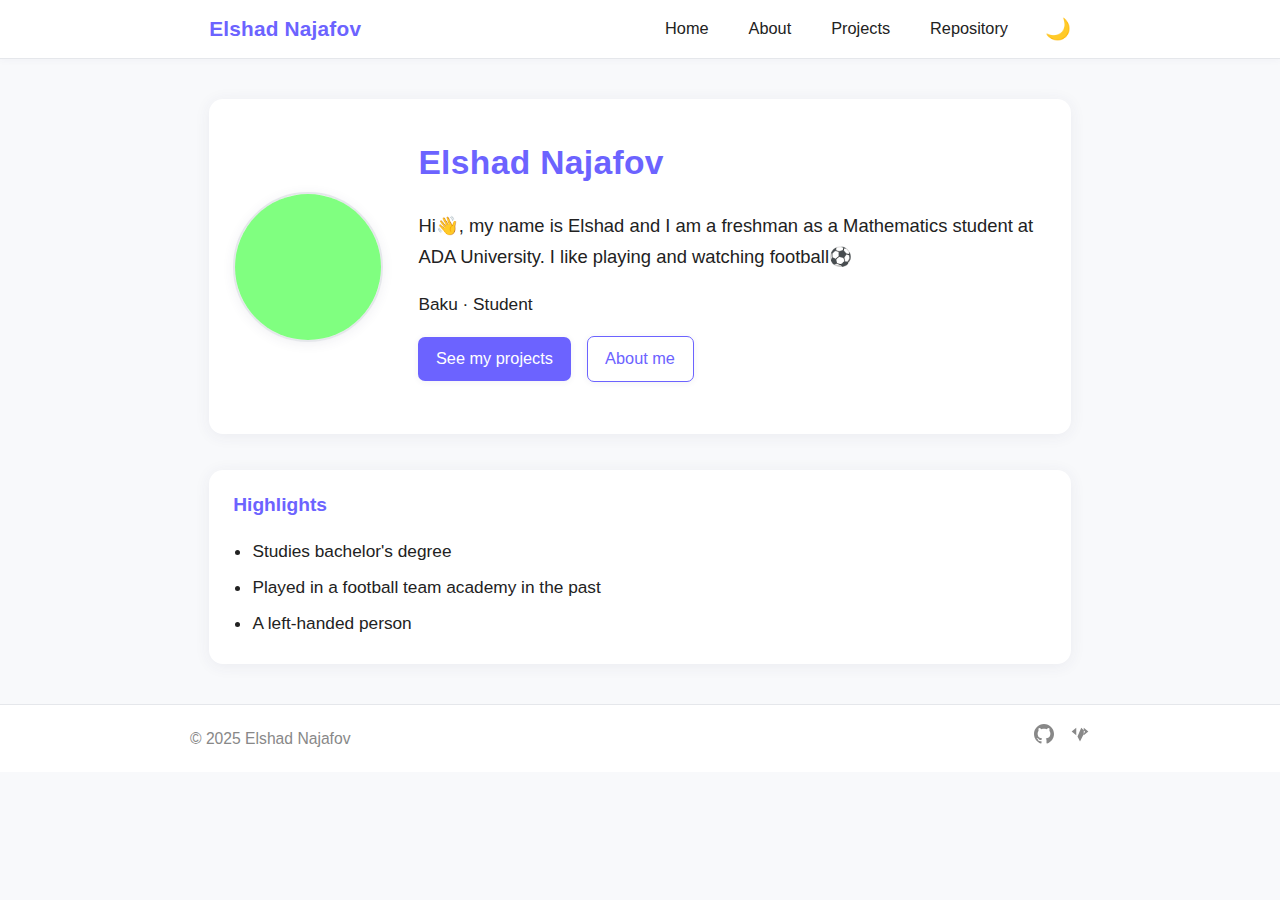
<file: index.html>
<!doctype html>
<html lang="en">
<head>
  <meta charset="utf-8">
  <meta name="viewport" content="width=device-width, initial-scale=1">
  <title>Home — Personal Page</title>
  <link rel="stylesheet" href="css/styles.css?v=2">
</head>
<body>
  <header class="site-header">
    <div class="header-inner">
      <a class="brand" href="index.html">Elshad Najafov</a>
      <nav class="site-nav">
        <a href="index.html">Home</a>
        <a href="about.html">About</a>
        <a href="projects.html">Projects</a>
        <a href="https://github.com/ElshadNajafov/Personal_Page" target="_blank">Repository</a>
        <button type="button" class="theme-toggle-button" aria-label="Toggle dark mode">🌙</button>
      </nav>
    </div>
  </header>

  <main class="container">
    <section class="hero">
      <img src="images/profile.png" alt="Profile photo" class="profile-photo">
      <div class="intro">
        <h1>Elshad Najafov</h1>
        <p class="lead">Hi👋, my name is Elshad and I am a freshman as a Mathematics student at ADA University. I like playing and watching football⚽</p>
        <p>Baku · Student </p>
        <p>
          <a class="cta" href="projects.html">See my projects</a>
          <a class="cta secondary" href="about.html">About me</a>
        </p>
      </div>
    </section>

    <section class="quick-links">
      <h2>Highlights</h2>
      <ul>
        <li>Studies bachelor's degree</li>
        <li>Played in a football team academy in the past</li>
        <li>A left-handed person</li>
      </ul>
    </section>
  </main>

  <footer class="site-footer">
    <div class="footer-inner footer-spaced">
      <div class="footer-item">© 2025 Elshad Najafov</div>
      <div class="socials footer-item">
        <a href="https://github.com/ElshadNajafov" target="_blank" aria-label="GitHub" title="GitHub">
          <svg width="20" height="20" viewBox="0 0 24 24" fill="currentColor" xmlns="http://www.w3.org/2000/svg">
            <path d="M12 0c-6.626 0-12 5.373-12 12 0 5.302 3.438 9.8 8.207 11.387.599.111.793-.261.793-.577v-2.234c-3.338.726-4.033-1.416-4.033-1.416-.546-1.387-1.333-1.756-1.333-1.756-1.089-.745.083-.729.083-.729 1.205.084 1.839 1.237 1.839 1.237 1.07 1.834 2.807 1.304 3.492.997.107-.775.418-1.305.762-1.604-2.665-.305-5.467-1.334-5.467-5.931 0-1.311.469-2.381 1.236-3.221-.124-.303-.535-1.524.117-3.176 0 0 1.008-.322 3.301 1.23.957-.266 1.983-.399 3.003-.404 1.02.005 2.047.138 3.006.404 2.291-1.552 3.297-1.23 3.297-1.23.653 1.653.242 2.874.118 3.176.77.84 1.235 1.911 1.235 3.221 0 4.609-2.807 5.624-5.479 5.921.43.372.823 1.102.823 2.222v 3.293c0 .319.192.694.801.576 4.765-1.589 8.199-6.086 8.199-11.386 0-6.627-5.373-12-12-12z"/>
          </svg>
        </a>
        <a href="https://www.codecademy.com/profiles/ElshadNajafov" target="_blank" aria-label="Codecademy" title="Codecademy">
          <svg width="20" height="20" viewBox="0 0 24 24" fill="currentColor" xmlns="http://www.w3.org/2000/svg">
            <path d="M7.5 13.5L2 9l5.5-4.5m9 0L22 9l-5.5 4.5m-3-9L9 15l3 6 6-12z"/>
          </svg>
        </a>
      </div>
    </div>
  </footer>
  <script src="js/dark-mode.js"></script>
</body>
</html>
</file>
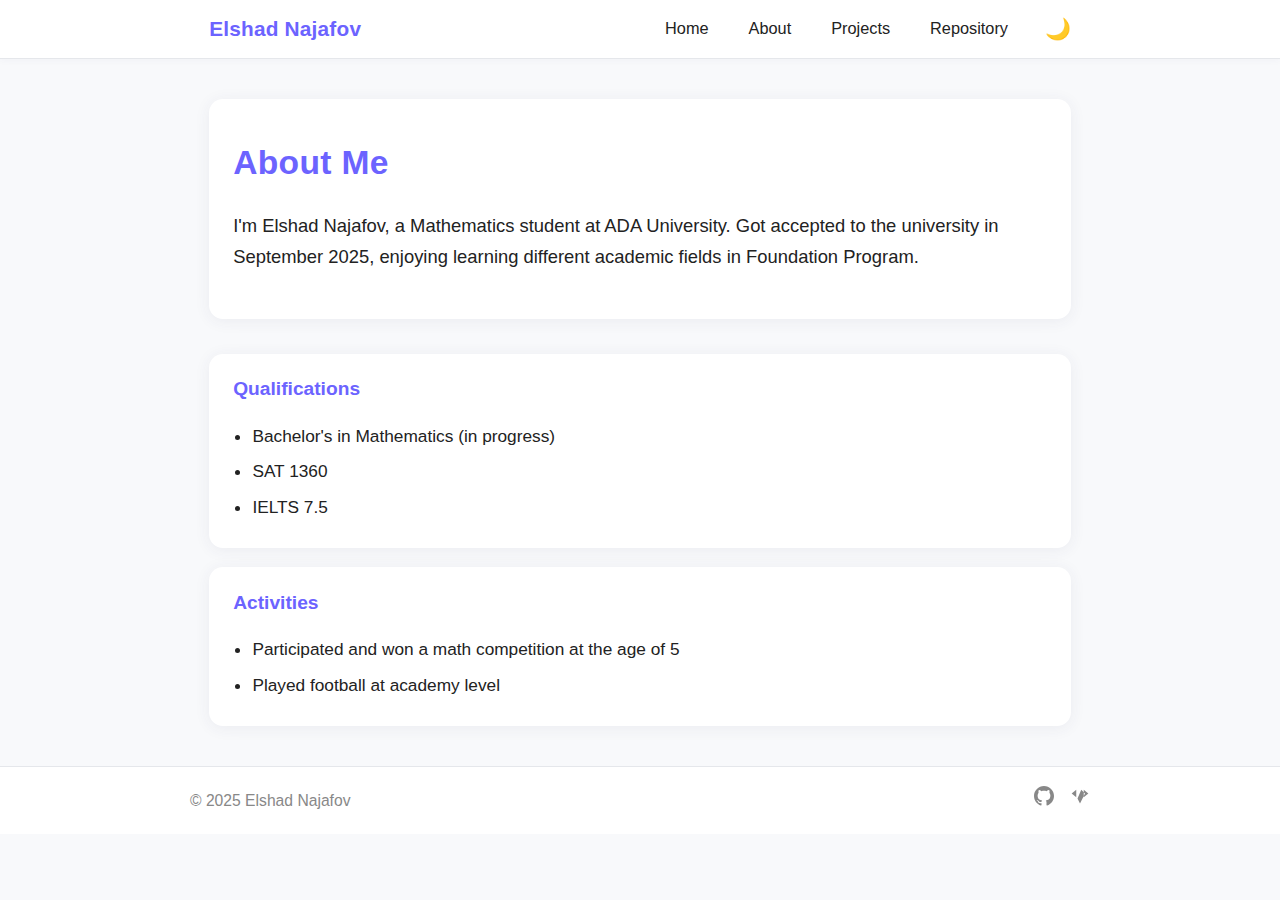
<file: about.html>
<!doctype html>
<html lang="en">
<head>
  <meta charset="utf-8">
  <meta name="viewport" content="width=device-width, initial-scale=1">
  <title>About — Personal Page</title>
  <link rel="stylesheet" href="css/styles.css?v=2">
</head>
<body>
  <header class="site-header">
    <div class="header-inner">
      <a class="brand" href="index.html">Elshad Najafov</a>
      <nav class="site-nav">
        <a href="index.html">Home</a>
        <a href="about.html">About</a>
        <a href="projects.html">Projects</a>
        <a href="https://github.com/ElshadNajafov/Personal_Page" target="_blank">Repository</a>
        <button type="button" class="theme-toggle-button" aria-label="Toggle dark mode">🌙</button>
      </nav>
    </div>
  </header>

  <main class="container">
    <section class="hero hero-compact">
      <div class="intro">
        <h1>About Me</h1>
        <p class="lead">I'm Elshad Najafov, a Mathematics student at ADA University. Got accepted to the university in September 2025, enjoying learning different academic fields in Foundation Program. </p>
      </div>
    </section>
    
    <section class="quick-links section-spaced">
      <h2>Qualifications</h2>
      <ul>
        <li>Bachelor's in Mathematics (in progress)</li>
        <li>SAT 1360</li>
        <li>IELTS 7.5</li>
      </ul>
    </section>
    <section class="quick-links section-spaced">
      <h2>Activities</h2>
      <ul>
        <li>Participated and won a math competition at the age of 5</li>
        <li>Played football at academy level</li>
      </ul>
    </section>
  </main>

  <footer class="site-footer">
    <div class="footer-inner footer-spaced">
      <div class="footer-item">© 2025 Elshad Najafov</div>
      <div class="socials footer-item">
        <a href="https://github.com/ElshadNajafov" target="_blank" aria-label="GitHub" title="GitHub">
          <svg width="20" height="20" viewBox="0 0 24 24" fill="currentColor" xmlns="http://www.w3.org/2000/svg">
            <path d="M12 0c-6.626 0-12 5.373-12 12 0 5.302 3.438 9.8 8.207 11.387.599.111.793-.261.793-.577v-2.234c-3.338.726-4.033-1.416-4.033-1.416-.546-1.387-1.333-1.756-1.333-1.756-1.089-.745.083-.729.083-.729 1.205.084 1.839 1.237 1.839 1.237 1.07 1.834 2.807 1.304 3.492.997.107-.775.418-1.305.762-1.604-2.665-.305-5.467-1.334-5.467-5.931 0-1.311.469-2.381 1.236-3.221-.124-.303-.535-1.524.117-3.176 0 0 1.008-.322 3.301 1.23.957-.266 1.983-.399 3.003-.404 1.02.005 2.047.138 3.006.404 2.291-1.552 3.297-1.23 3.297-1.23.653 1.653.242 2.874.118 3.176.77.84 1.235 1.911 1.235 3.221 0 4.609-2.807 5.624-5.479 5.921.43.372.823 1.102.823 2.222v 3.293c0 .319.192.694.801.576 4.765-1.589 8.199-6.086 8.199-11.386 0-6.627-5.373-12-12-12z"/>
          </svg>
        </a>
        <a href="https://www.codecademy.com/profiles/ElshadNajafov" target="_blank" aria-label="Codecademy" title="Codecademy">
          <svg width="20" height="20" viewBox="0 0 24 24" fill="currentColor" xmlns="http://www.w3.org/2000/svg">
            <path d="M7.5 13.5L2 9l5.5-4.5m9 0L22 9l-5.5 4.5m-3-9L9 15l3 6 6-12z"/>
          </svg>
        </a>
      </div>
    </div>
  </footer>
  <script src="js/dark-mode.js"></script>
</body>
</html>
</file>
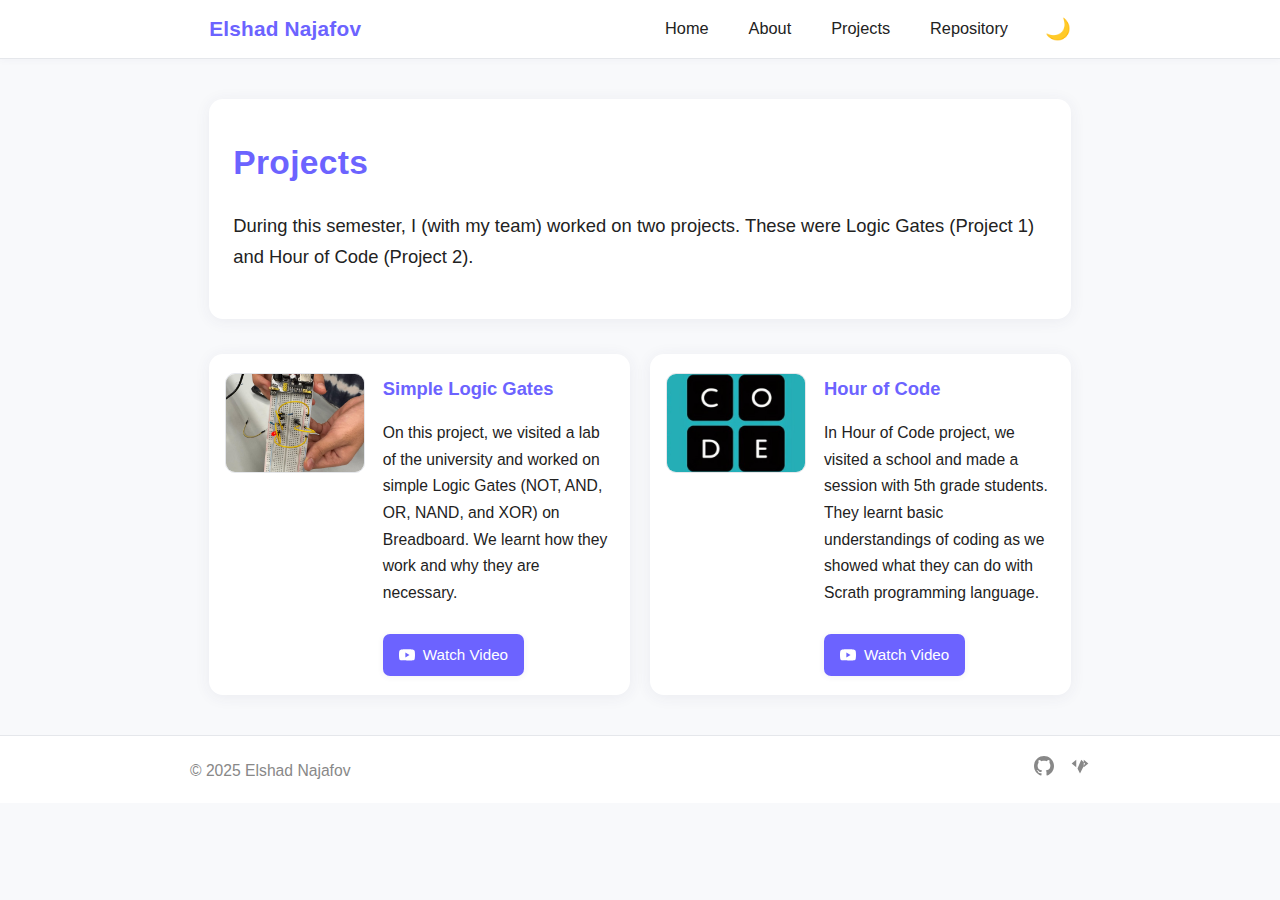
<file: projects.html>
<!doctype html>
<html lang="en">
<head>
  <meta charset="utf-8">
  <meta name="viewport" content="width=device-width, initial-scale=1">
  <title>Projects — Personal Page</title>
  <link rel="stylesheet" href="css/styles.css?v=2">
</head>
<body>
  <header class="site-header">
    <div class="header-inner">
      <a class="brand" href="index.html">Elshad Najafov</a>
      <nav class="site-nav">
        <a href="index.html">Home</a>
        <a href="about.html">About</a>
        <a href="projects.html">Projects</a>
        <a href="https://github.com/ElshadNajafov/Personal_Page" target="_blank">Repository</a>
        <button type="button" class="theme-toggle-button" aria-label="Toggle dark mode">🌙</button>
      </nav>
    </div>
  </header>

  <main class="container">
    <section class="hero hero-compact">
      <div class="intro">
        <h1>Projects</h1>
        <p class="lead">During this semester, I (with my team) worked on two projects. These were Logic Gates (Project 1) and Hour of Code (Project 2).</p>
      </div>
    </section>
    <section class="projects-grid">
      <article class="project-card">
        <img src="images/project1.png" alt="Project 1 image">
        <div class="project-info">
          <h3>Simple Logic Gates</h3>
          <p class="muted">On this project, we visited a lab of the university and worked on simple Logic Gates (NOT, AND, OR, NAND, and XOR) on Breadboard. We learnt how they work and why they are necessary.</p>
          <a href="https://www.youtube.com/watch?v=Llo4sq2kusk" target="_blank" class="project-cta" aria-label="Watch Project 1 video on YouTube">
            <svg width="16" height="16" viewBox="0 0 24 24" fill="currentColor">
              <path d="M23.498 6.186a3.016 3.016 0 0 0-2.122-2.136C19.505 3.545 12 3.545 12 3.545s-7.505 0-9.377.505A3.017 3.017 0 0 0 .502 6.186C0 8.07 0 12 0 12s0 3.93.502 5.814a3.016 3.016 0 0 0 2.122 2.136c1.871.505 9.376.505 9.376.505s7.505 0 9.377-.505a3.015 3.015 0 0 0 2.122-2.136C24 15.93 24 12 24 12s0-3.93-.502-5.814zM9.545 15.568V8.432L15.818 12l-6.273 3.568z"/>
            </svg>
            Watch Video
          </a>
        </div>
      </article>
      <article class="project-card">
        <img src="images/project2.png" alt="Project 2 image">
        <div class="project-info">
          <h3>Hour of Code</h3>
          <p class="muted">In Hour of Code project, we visited a school and made a session with 5th grade students. They learnt basic understandings of coding as we showed what they can do with Scrath programming language.</p>
          <a href="https://youtu.be/sAm-JW9ZbZg?si=5mwApALWu5HH5Kz_" target="_blank" class="project-cta" aria-label="Watch Project 2 video on YouTube">
            <svg width="16" height="16" viewBox="0 0 24 24" fill="currentColor">
              <path d="M23.498 6.186a3.016 3.016 0 0 0-2.122-2.136C19.505 3.545 12 3.545 12 3.545s-7.505 0-9.377.505A3.017 3.017 0 0 0 .502 6.186C0 8.07 0 12 0 12s0 3.93.502 5.814a3.016 3.016 0 0 0 2.122 2.136c1.871.505 9.376.505 9.376.505s7.505 0 9.377-.505a3.015 3.015 0 0 0 2.122-2.136C24 15.93 24 12 24 12s0-3.93-.502-5.814zM9.545 15.568V8.432L15.818 12l-6.273 3.568z"/>
            </svg>
            Watch Video
          </a>
        </div>
      </article>
    </section>
  </main>

  <footer class="site-footer">
    <div class="footer-inner footer-spaced">
      <div class="footer-item">© 2025 Elshad Najafov</div>
      <div class="socials footer-item">
        <a href="https://github.com/ElshadNajafov" target="_blank" aria-label="GitHub" title="GitHub">
          <svg width="20" height="20" viewBox="0 0 24 24" fill="currentColor" xmlns="http://www.w3.org/2000/svg">
            <path d="M12 0c-6.626 0-12 5.373-12 12 0 5.302 3.438 9.8 8.207 11.387.599.111.793-.261.793-.577v-2.234c-3.338.726-4.033-1.416-4.033-1.416-.546-1.387-1.333-1.756-1.333-1.756-1.089-.745.083-.729.083-.729 1.205.084 1.839 1.237 1.839 1.237 1.07 1.834 2.807 1.304 3.492.997.107-.775.418-1.305.762-1.604-2.665-.305-5.467-1.334-5.467-5.931 0-1.311.469-2.381 1.236-3.221-.124-.303-.535-1.524.117-3.176 0 0 1.008-.322 3.301 1.23.957-.266 1.983-.399 3.003-.404 1.02.005 2.047.138 3.006.404 2.291-1.552 3.297-1.23 3.297-1.23.653 1.653.242 2.874.118 3.176.77.84 1.235 1.911 1.235 3.221 0 4.609-2.807 5.624-5.479 5.921.43.372.823 1.102.823 2.222v 3.293c0 .319.192.694.801.576 4.765-1.589 8.199-6.086 8.199-11.386 0-6.627-5.373-12-12-12z"/>
          </svg>
        </a>
        <a href="https://www.codecademy.com/profiles/ElshadNajafov" target="_blank" aria-label="Codecademy" title="Codecademy">
          <svg width="20" height="20" viewBox="0 0 24 24" fill="currentColor" xmlns="http://www.w3.org/2000/svg">
            <path d="M7.5 13.5L2 9l5.5-4.5m9 0L22 9l-5.5 4.5m-3-9L9 15l3 6 6-12z"/>
          </svg>
        </a>
      </div>
    </div>
  </footer>
  <script src="js/dark-mode.js"></script>
</body>
</html>
</file>
<file: css/styles.css>
/* ============================================
   Simple responsive personal site styles
   ============================================ */

/* ============================================
   CSS Variables - Color Scheme & Spacing
   ============================================ */
:root {
  /* Colors */
  --bg: #f8f9fb;
  --card: #fff;
  --accent: #6c63ff;
  --accent-hover: #554ee6;
  --muted: #222;
  --border: #e5e7eb;
  --text: #222;
  --cta-text: #fff;
  --footer-text: #888;
  
  /* Layout */
  --max-width: 900px;
  --radius: 14px;
  --shadow: 0 2px 16px rgba(60,60,100,0.07);
  
  /* Spacing Variables */
  --spacing-xs: 0.7rem;
  --spacing-sm: 1.2rem;
  --spacing-md: 1.5rem;
  --spacing-lg: 2.2rem;
  --spacing-xl: 2.5rem;
}

/* ============================================
   Dark Mode Theme
   ============================================ */
body.dark-mode {
  --bg: #0d0d0d;
  --card: #1a1a1a;
  --accent: #39ff14;
  --accent-hover: #39ff14;
  --muted: #f5f5f5;
  --border: #2a2a2a;
  --text: #f5f5f5;
  --cta-text: #000;
}
/* ============================================
   Base Styles
   ============================================ */
* { 
  box-sizing: border-box; 
}

body {
  font-family: 'Inter', 'Segoe UI', Arial, sans-serif;
  margin: 0;
  background: var(--bg);
  color: var(--text);
  font-size: 1.08rem;
  line-height: 1.7;
  transition: background 0.3s, color 0.3s;
}
/* ============================================
   Layout Components
   ============================================ */
.container {
  max-width: var(--max-width);
  margin: var(--spacing-xl) auto var(--spacing-lg) auto;
  padding: 0 var(--spacing-sm);
}

/* ============================================
   Header & Navigation
   ============================================ */
header.site-header {
  background: var(--card);
  border-bottom: 1px solid var(--border);
  position: sticky;
  top: 0;
  z-index: 20;
  box-shadow: 0 1px 8px rgba(60,60,100,0.04);
}
.header-inner {
  display: flex;
  align-items: center;
  justify-content: space-between;
  max-width: var(--max-width);
  margin: 0 auto;
  padding: var(--spacing-xs) var(--spacing-sm);
}
.brand {
  font-weight: 700;
  color: var(--accent);
  text-decoration: none;
  font-size: 1.3rem;
  letter-spacing: 0.01em;
  margin-right: 0;
}
nav.site-nav {
  display: flex;
  gap: 1.1rem;
  align-items: center;
}
nav.site-nav a {
  color: var(--text);
  text-decoration: none;
  font-size: 1.02rem;
  padding: 0.25rem 0.7rem;
  border-radius: 7px;
  transition: background 0.18s, color 0.18s;
}
nav.site-nav a:hover {
  background: var(--accent);
  color: var(--cta-text);
}

/* ============================================
   Hero Section
   ============================================ */
.hero {
  display: flex;
  gap: var(--spacing-lg);
  align-items: center;
  background: var(--card);
  padding: var(--spacing-lg) var(--spacing-md);
  border-radius: var(--radius);
  box-shadow: var(--shadow);
  margin-bottom: var(--spacing-lg);
}

/* Hero variant with reduced bottom margin */
.hero-compact {
  margin-bottom: var(--spacing-lg);
}
.profile-photo {
  width: 150px;
  height: 150px;
  border-radius: 50%;
  object-fit: cover;
  box-shadow: 0 2px 12px rgba(60,60,100,0.08);
  border: 2px solid var(--border);
}
.intro h1 {
  margin: 0 0 var(--spacing-xs) 0;
  font-size: 2.1rem;
  font-weight: 800;
  letter-spacing: 0.01em;
  color: var(--accent);
}

.lead {
  color: var(--muted);
  font-size: 1.15rem;
  margin-bottom: var(--spacing-xs);
}
/* ============================================
   Buttons & Links
   ============================================ */
.cta {
  display: inline-block;
  margin-right: var(--spacing-xs);
  padding: 0.5rem 1.1rem;
  background: var(--accent);
  color: var(--cta-text);
  border-radius: 7px;
  text-decoration: none;
  font-weight: 500;
  font-size: 1.02rem;
  box-shadow: 0 1px 6px rgba(60,60,100,0.07);
  transition: background 0.18s;
}
.cta.secondary {
  background: var(--card);
  color: var(--accent);
  border: 1px solid var(--accent);
}
.cta:hover {
  background: var(--accent-hover);
}
/* ============================================
   Content Sections
   ============================================ */
.quick-links {
  margin-top: var(--spacing-md);
  background: var(--card);
  border-radius: var(--radius);
  box-shadow: var(--shadow);
  padding: var(--spacing-sm) var(--spacing-md);
  transition: box-shadow 0.18s, transform 0.18s;
}

.quick-links:hover {
  box-shadow: 0 4px 24px rgba(60,60,100,0.13);
  transform: translateY(-2px) scale(1.02);
}

/* Section with custom top spacing */
.section-spaced {
  margin-top: var(--spacing-sm);
}
.quick-links h2 {
  margin-top: 0;
  font-size: 1.2rem;
  color: var(--accent);
}

.quick-links ul {
  padding-left: var(--spacing-sm);
  margin: var(--spacing-xs) 0 0 0;
}

.quick-links li {
  margin-bottom: 0.4rem;
  color: var(--text);
}
/* ============================================
   Projects Grid
   ============================================ */
.projects-grid {
  display: grid;
  grid-template-columns: repeat(2,1fr);
  gap: 1.3rem;
  margin-top: var(--spacing-lg);
}
.project-card {
  background: var(--card);
  padding: var(--spacing-sm) 1rem;
  border-radius: var(--radius);
  box-shadow: var(--shadow);
  display: flex;
  gap: 1.1rem;
  align-items: flex-start;
  transition: box-shadow 0.18s, transform 0.18s;
}
.project-card:hover {
  box-shadow: 0 4px 24px rgba(60,60,100,0.13);
  transform: translateY(-2px) scale(1.02);
}
.project-card img {
  width: 140px;
  height: 100px;
  object-fit: cover;
  border-radius: 10px;
  flex-shrink: 0;
  border: 1px solid var(--border);
}
.project-info h3 {
  margin: 0 0 0.5rem 0;
  font-size: 1.15rem;
  font-weight: 700;
  color: var(--accent);
}
.muted {
  color: var(--muted);
  font-size: 0.98rem;
}

/* Project card YouTube button */
.project-cta {
  display: inline-flex;
  align-items: center;
  margin-top: 0.75rem;
  padding: 0.5rem 1rem;
  background: var(--accent);
  color: var(--cta-text);
  border-radius: 7px;
  text-decoration: none;
  font-weight: 500;
  font-size: 0.95rem;
  box-shadow: 0 1px 6px rgba(60,60,100,0.07);
  transition: background 0.18s, transform 0.18s;
}

.project-cta:hover {
  background: var(--accent-hover);
  transform: translateY(-1px);
  box-shadow: 0 2px 8px rgba(60,60,100,0.12);
}

.project-cta svg {
  flex-shrink: 0;
  margin-right: 0.5rem;
  vertical-align: middle;
}

/* ============================================
   Footer
   ============================================ */
footer.site-footer {
  background: var(--card);
  margin-top: var(--spacing-xl);
  padding: var(--spacing-sm) 0;
  border-top: 1px solid var(--border);
}

.footer-inner {
  max-width: var(--max-width);
  margin: 0 auto;
  display: flex;
  justify-content: flex-start;
  align-items: center;
  font-size: 0.98rem;
  color: var(--footer-text);
}

/* Footer with space-between layout */
.footer-inner.footer-spaced {
  justify-content: space-between;
}

/* Only apply margin-right when NOT using space-between layout */
.footer-inner:not(.footer-spaced) > div:first-child {
  margin-right: var(--spacing-xl);
}

/* Footer items aligned to bottom */
.footer-item {
  align-self: flex-end;
}
.socials a {
  margin-left: var(--spacing-xs);
  color: var(--footer-text);
  text-decoration: none;
  transition: color 0.18s;
}

.socials a:hover {
  color: var(--accent);
}

.project-link {
  color: var(--accent);
}

/* ============================================
   Responsive Design
   ============================================ */
@media (max-width: 900px) {
  .container, .header-inner, .footer-inner {
    max-width: 98vw;
  }
}
@media (max-width: 800px) {
  .projects-grid {
    grid-template-columns: 1fr;
  }
  .hero {
    flex-direction: column;
    align-items: center;
    text-align: center;
    padding: 1.5rem 1rem;
  }
  .profile-photo {
    width: 120px;
    height: 120px;
  }
  nav.site-nav {
    gap: 0.7rem;
  }
  nav.site-nav a {
    padding: 0.3rem 0.5rem;
    font-size: 0.97rem;
  }
}
@media (max-width: 500px) {
  .profile-photo {
    width: 90px;
    height: 90px;
  }
  
  .header-inner {
    padding: 0.5rem 0.5rem;
  }
  
  nav.site-nav {
    gap: 0.3rem;
  }
  
  nav.site-nav a {
    padding: 0.22rem 0.3rem;
    font-size: 0.85rem;
  }
  
  .footer-inner {
    width: 100%;
    justify-content: space-between;
    align-items: center;
    font-size: 0.93rem;
  }
}

/* ============================================
   Dark Mode Toggle
   ============================================ */
.theme-toggle-button {
  background: none;
  border: none;
  cursor: pointer;
  font-size: 1.3rem;
  margin-left: 0.5rem;
  padding: 0;
  transition: color 0.3s, transform 0.2s;
  color: var(--text);
  line-height: 1;
}

.theme-toggle-button:hover {
  transform: scale(1.1);
}

.theme-toggle-button:focus {
  outline: 2px solid var(--accent);
  outline-offset: 2px;
  border-radius: 4px;
}
</file>
